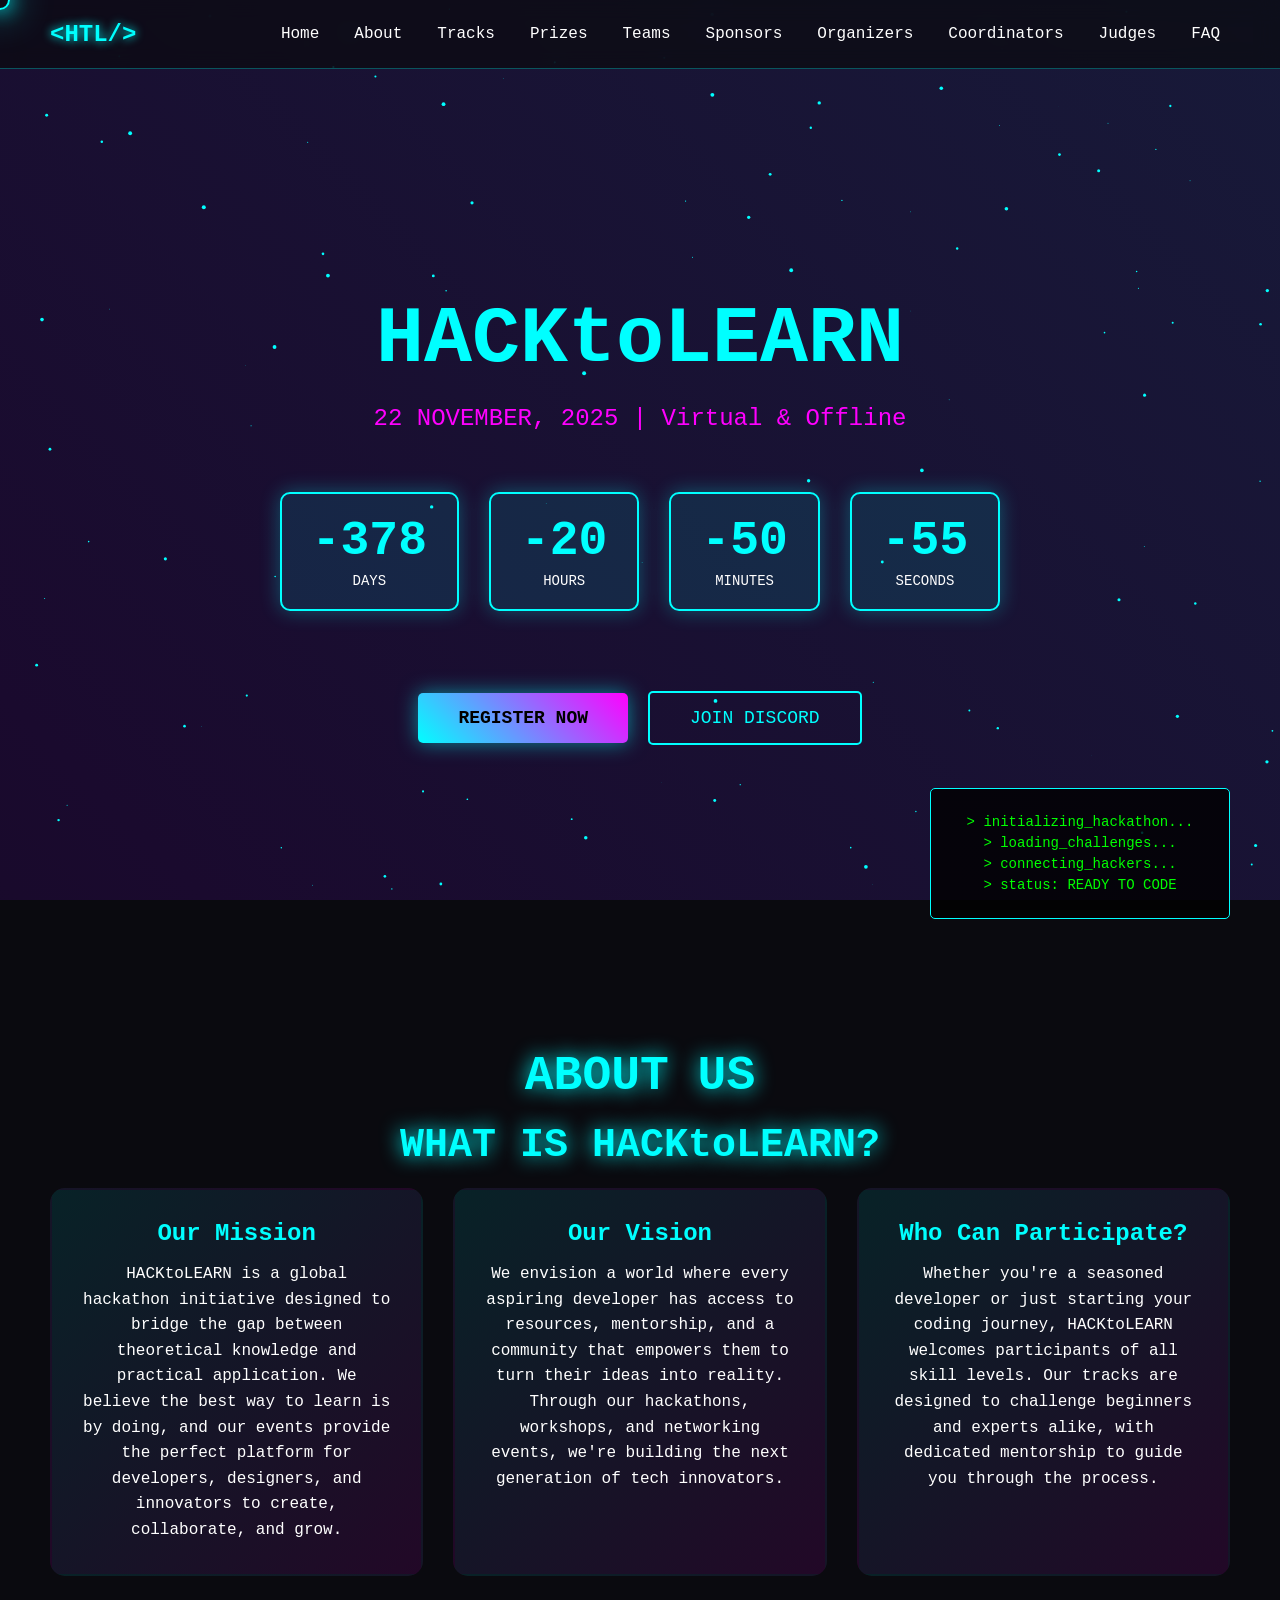
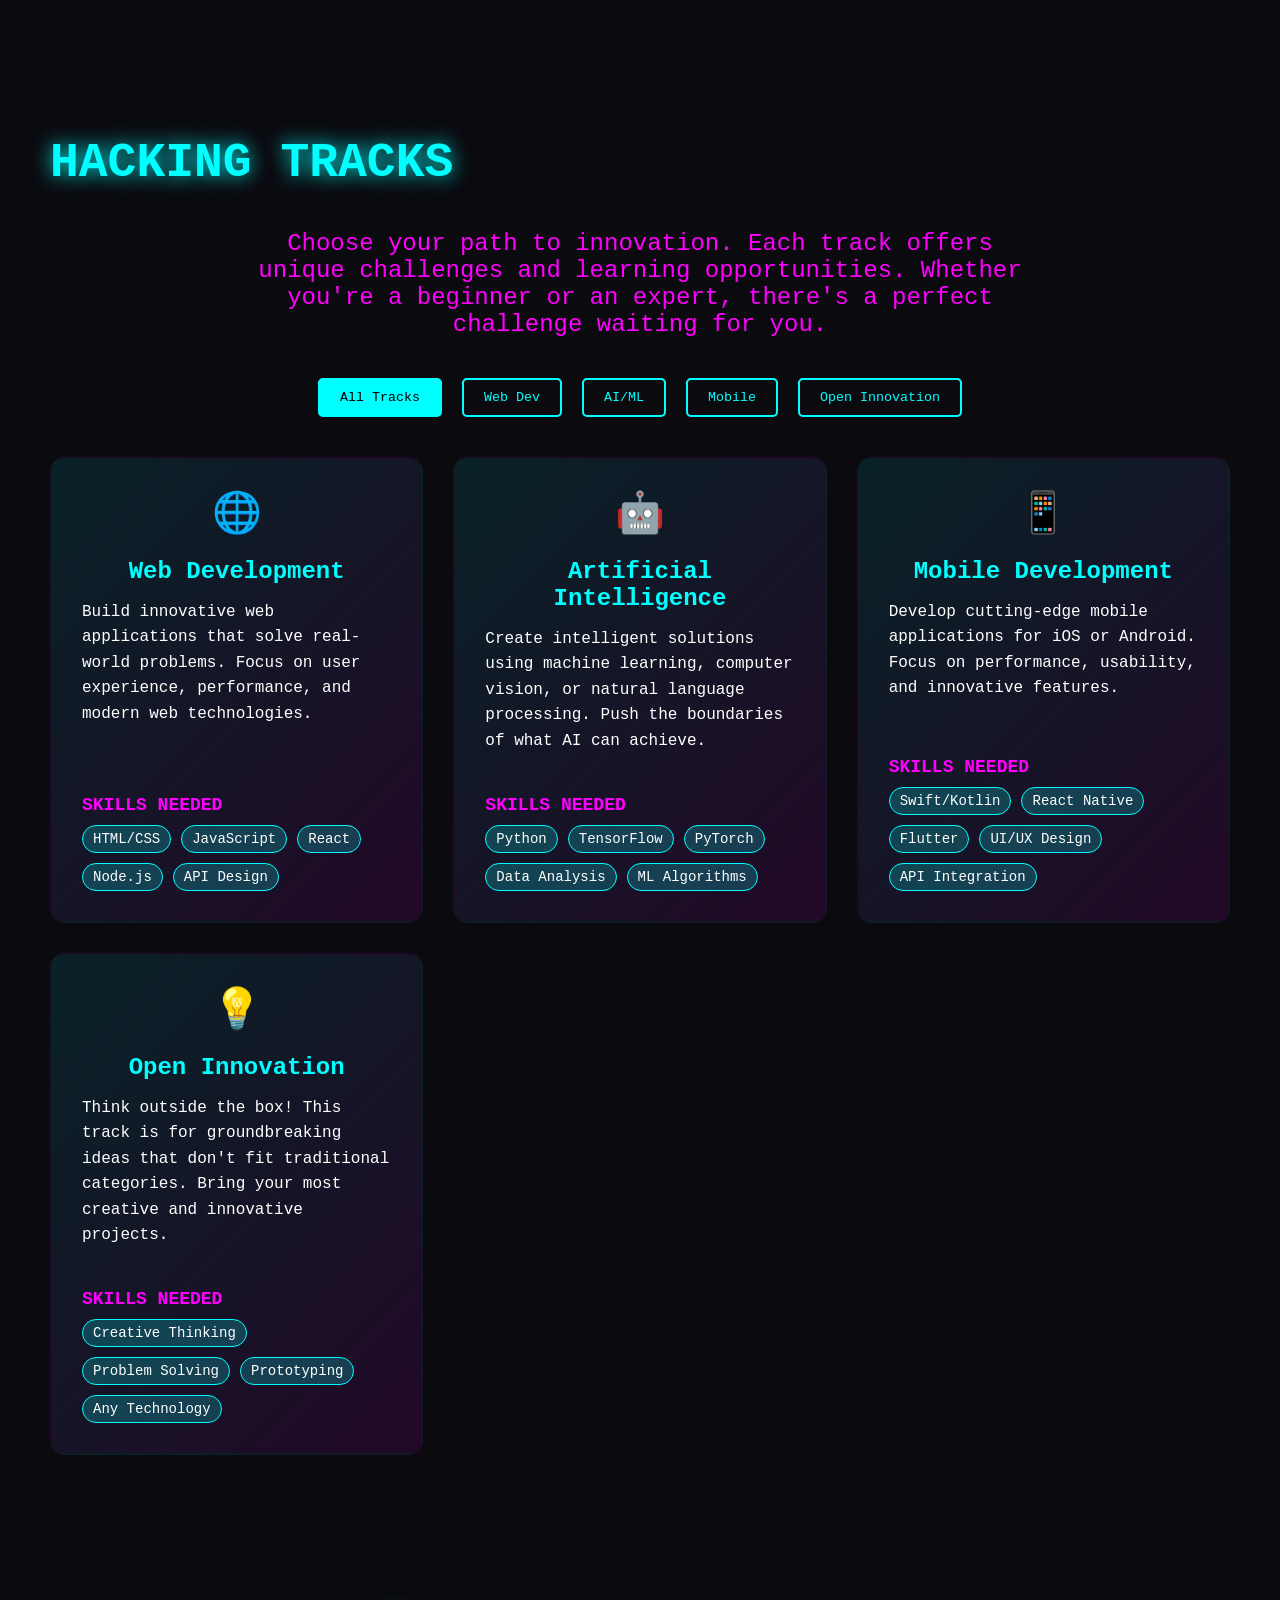
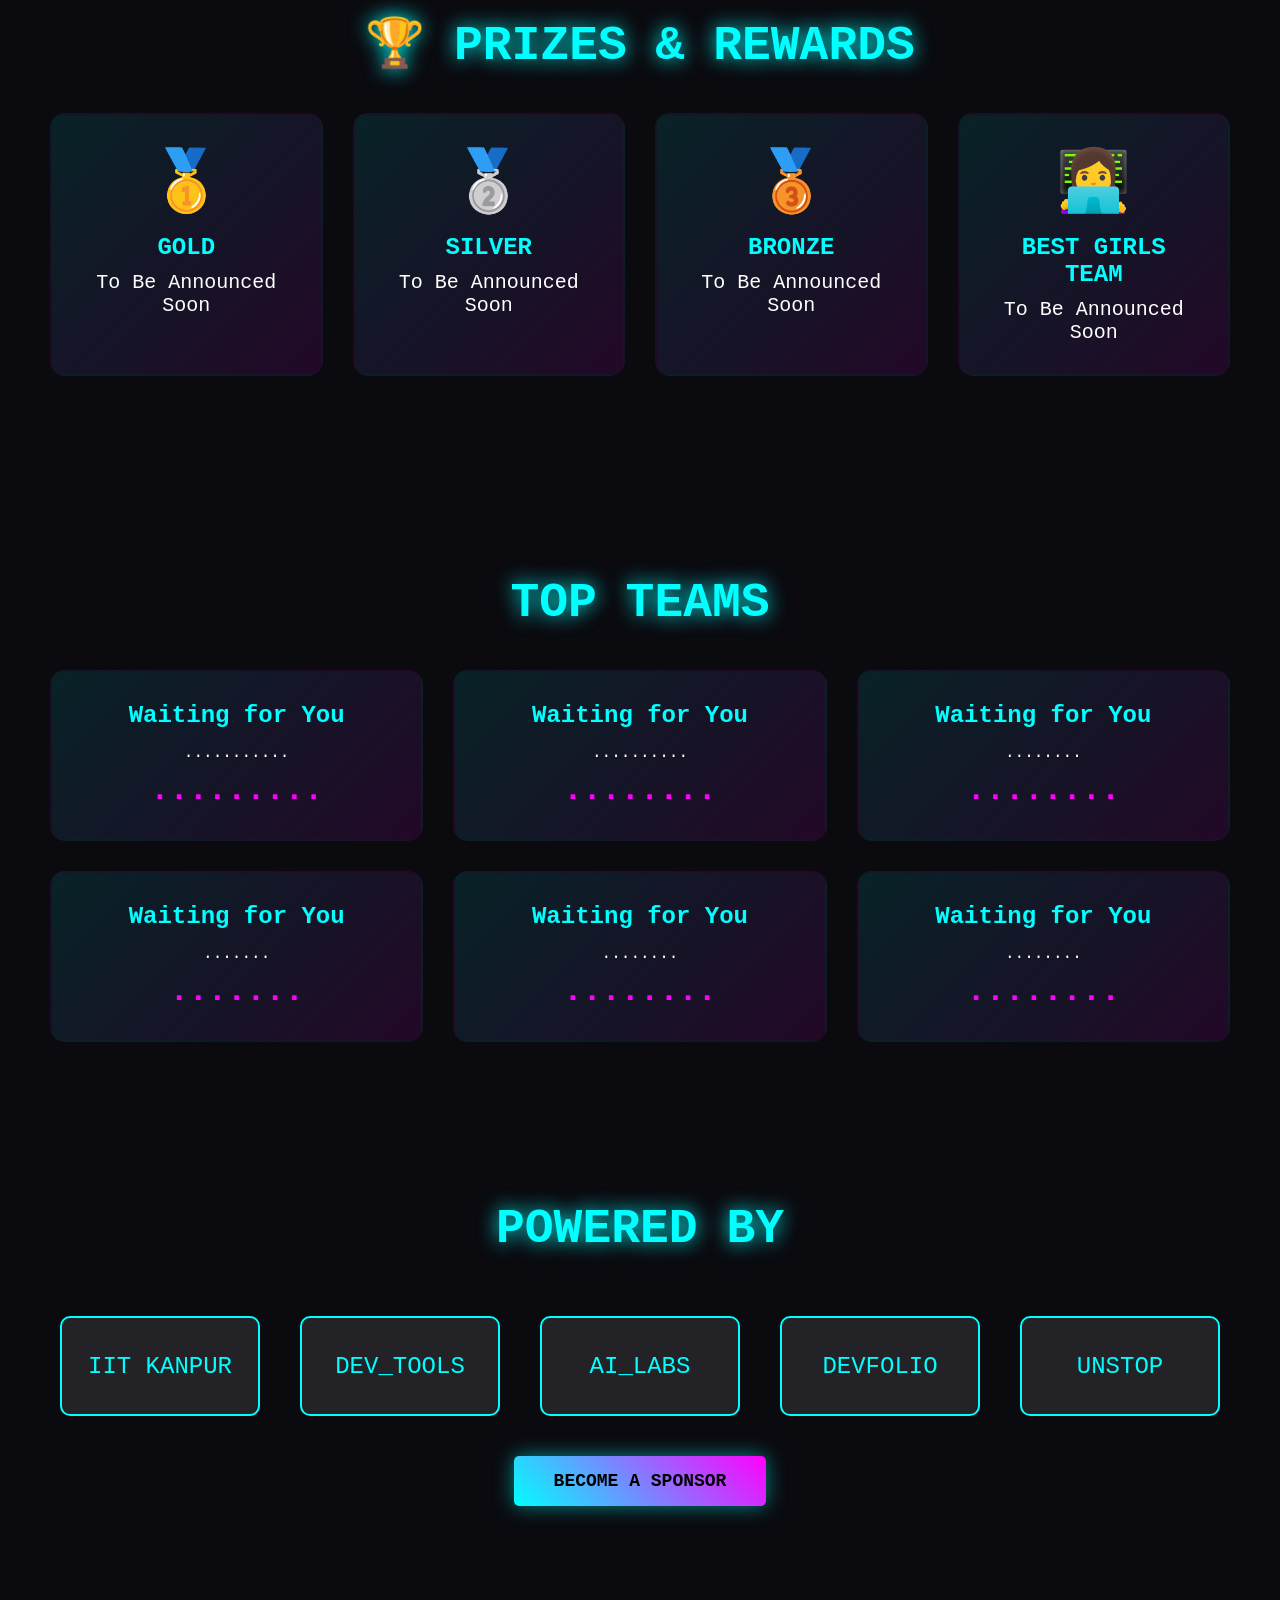
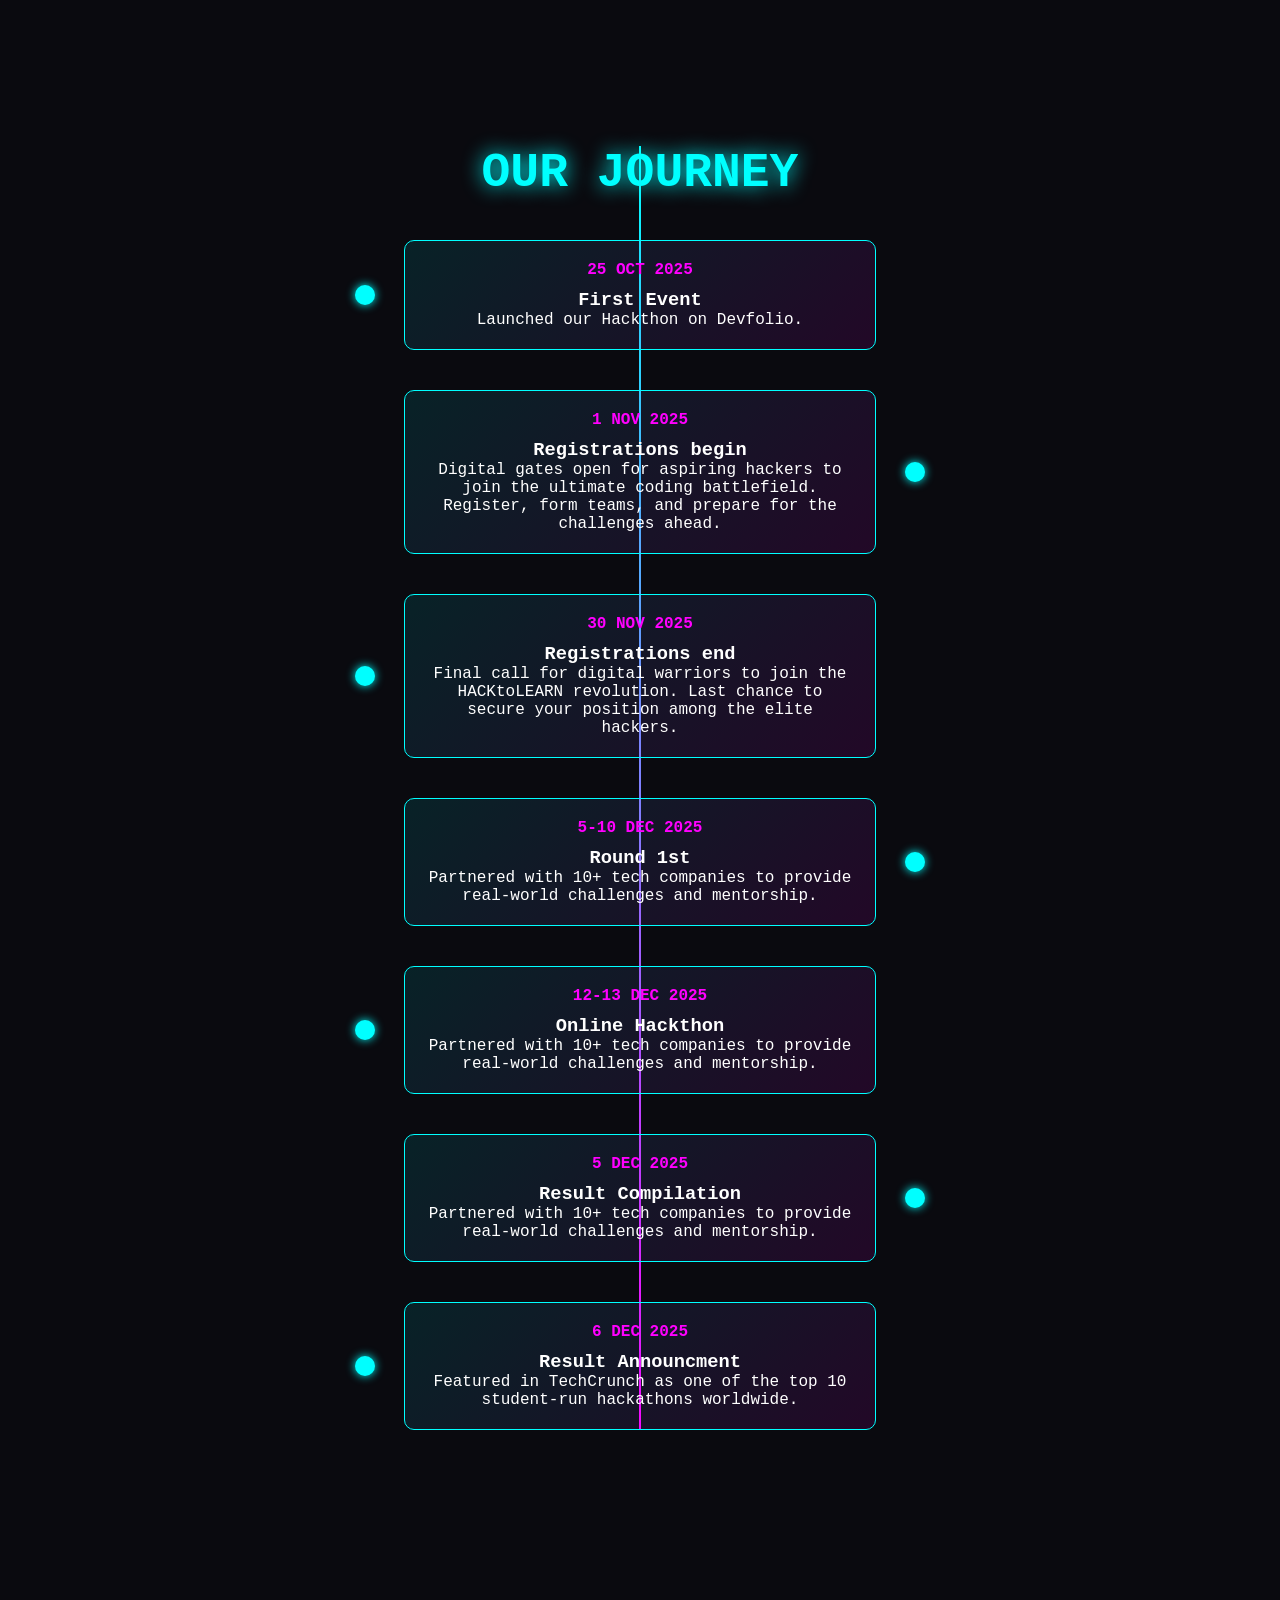
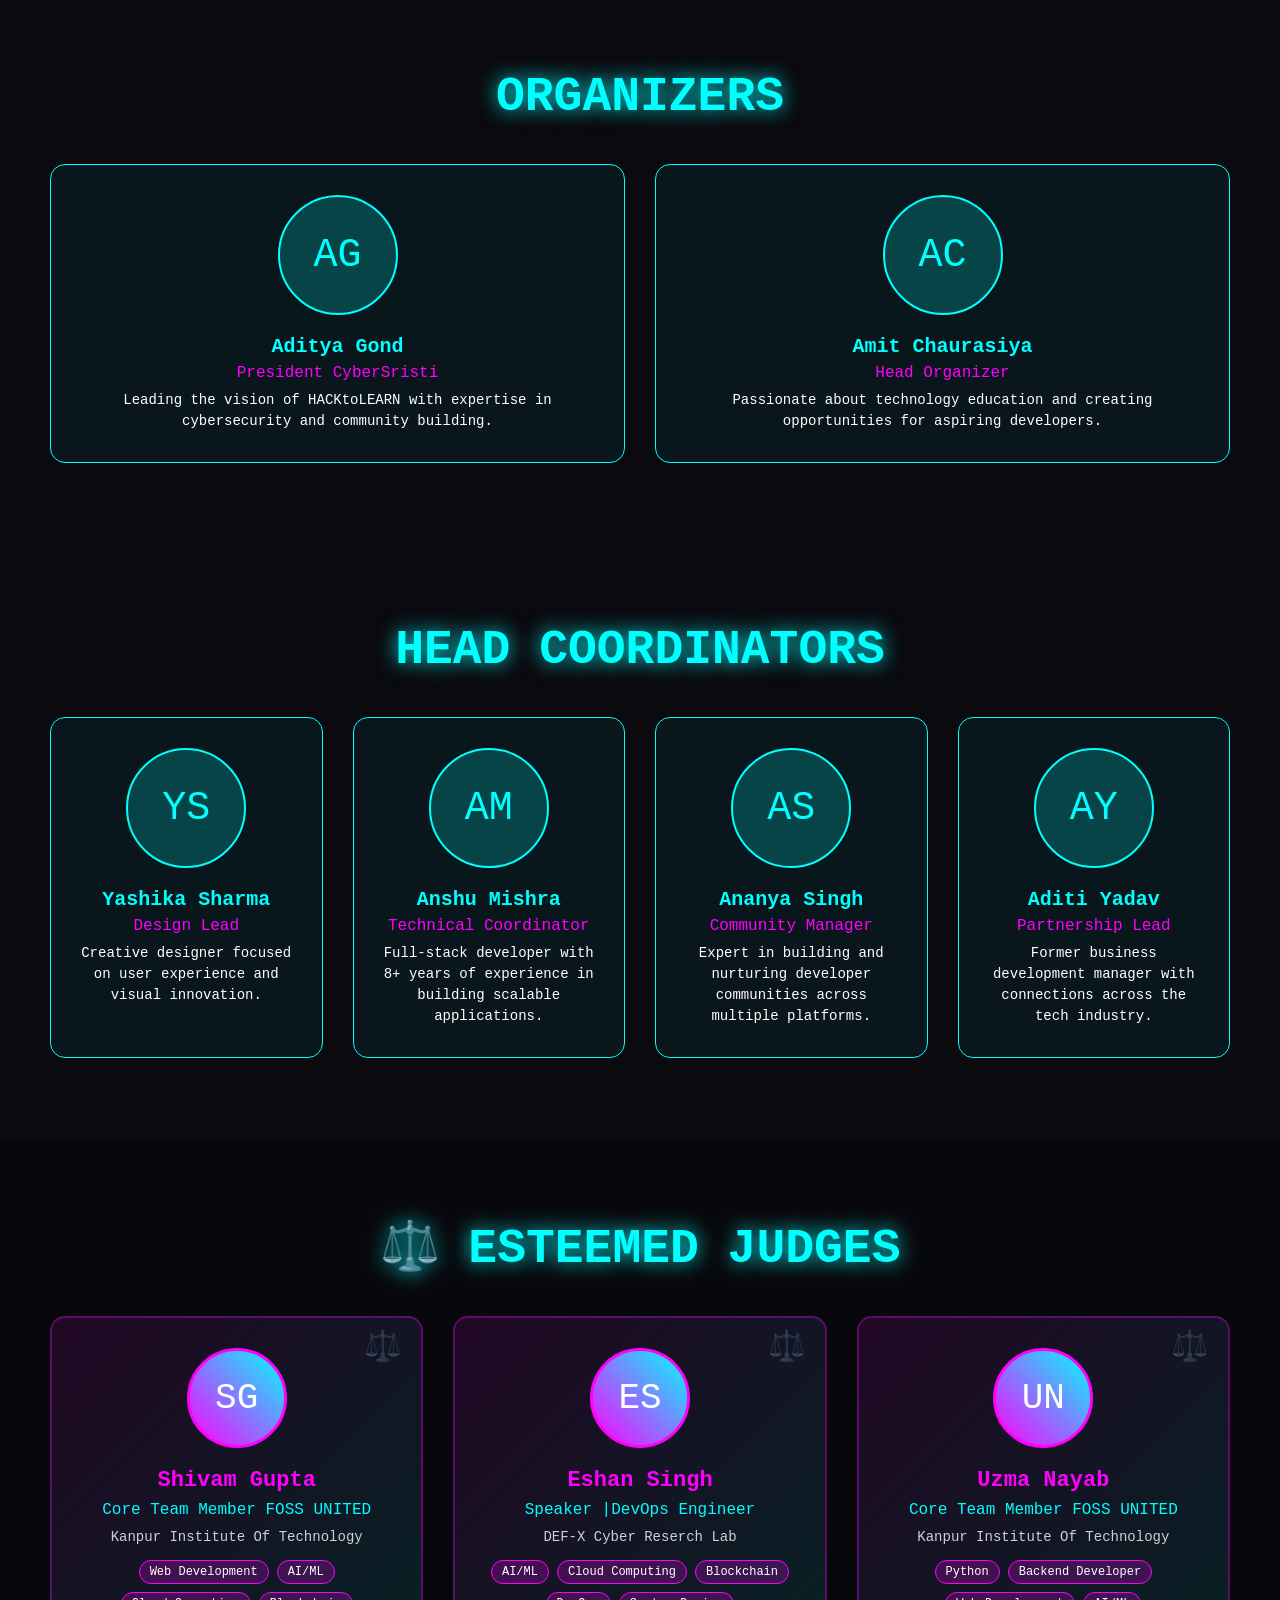
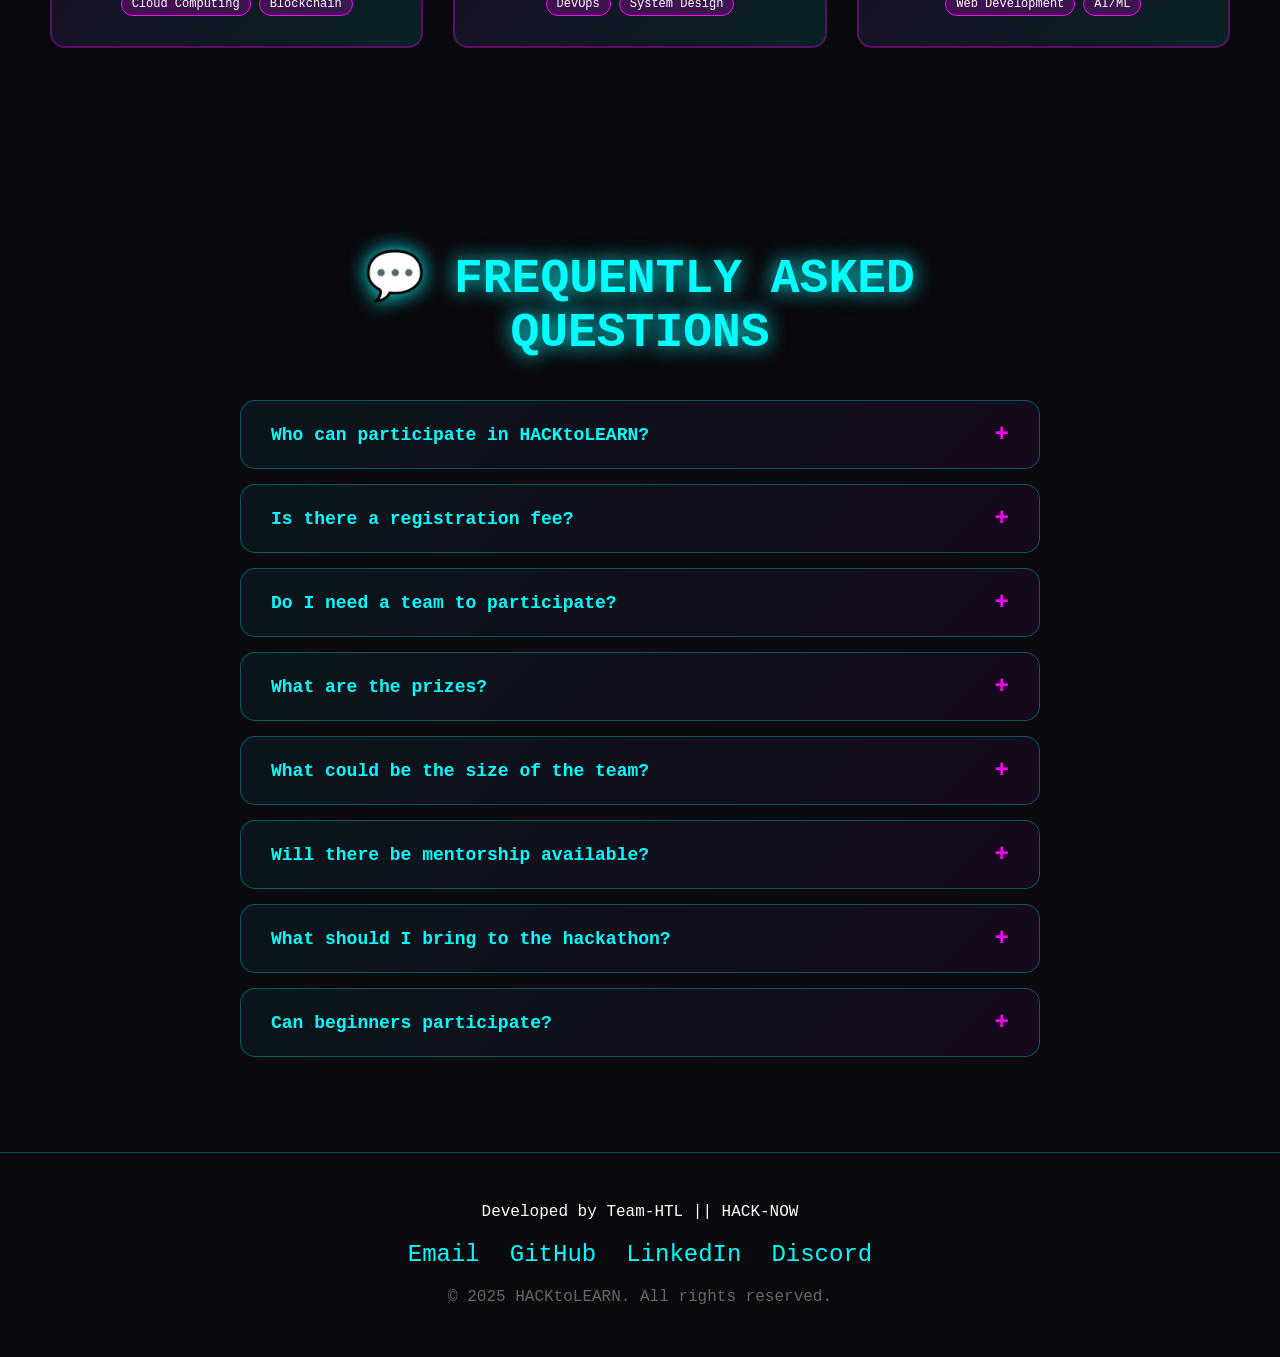
<file: Final.html>
<!DOCTYPE html>
<html lang="en">
<head>
  <meta charset="UTF-8" />
  <meta name="viewport" content="width=device-width, initial-scale=1.0" />
  <title>HACKtoLEARN 2025 - Complete Platform</title>
  <link rel="stylesheet" href="style.css">
</head>
<body>
  <!-- Custom Cursor -->
  <div class="cursor" aria-label="cursor"></div>

  <!-- Background -->
  <div class="bg-animation"></div>
  <canvas class="particles" id="particles" aria-label="particles"></canvas>

  <!-- Header -->
  <header>
    <div class="logo">&lt;HTL/&gt;</div>
    <nav>
      <a href="#home">Home</a>
      <a href="#about">About</a>
      <a href="#tracks">Tracks</a>
      <a href="#prizes">Prizes</a>
      <a href="#teams">Teams</a>
      <a href="#sponsors">Sponsors</a>
      <a href="#organizer">Organizers</a>
      <a href="#coordinator">Coordinators</a>
      <a href="#judges">Judges</a>
      <a href="#faq">FAQ</a>
    </nav>
  </header>

  <!-- Home / Hero -->
  <section class="hero" id="home">
    <h1 class="glitch">HACKtoLEARN</h1>
    <p class="hero-subtitle">22 NOVEMBER, 2025 | Virtual & Offline</p>

    <div class="countdown" id="countdown">
      <div class="countdown-item">
        <div class="countdown-value" id="days">39</div>
        <div class="countdown-label">DAYS</div>
      </div>
      <div class="countdown-item">
        <div class="countdown-value" id="hours">00</div>
        <div class="countdown-label">HOURS</div>
      </div>
      <div class="countdown-item">
        <div class="countdown-value" id="minutes">00</div>
        <div class="countdown-label">MINUTES</div>
      </div>
      <div class="countdown-item">
        <div class="countdown-value" id="seconds">00</div>
        <div class="countdown-label">SECONDS</div>
      </div>
    </div>

    <div class="cta-buttons">
        <a href=" " target="_blank">
      <button class="btn btn-primary">REGISTER NOW</button>
      </a>
      <button class="btn btn-secondary">JOIN DISCORD</button>
    </div>

    <div class="terminal" aria-label="terminal">
      <div class="terminal-line">&gt; initializing_hackathon...</div>
      <div class="terminal-line">&gt; loading_challenges...</div>
      <div class="terminal-line">&gt; connecting_hackers...</div>
      <div class="terminal-line">&gt; status: READY TO CODE</div>
    </div>
  </section>

  <!-- About Section -->
  <section class="about-section" id="about">
    <h2 class="section-title glitch" style="margin-bottom: 20px;">ABOUT US</h2>

    <section class="about-content" aria-label="about-us">
      <h2 class="section-title" style="font-size: 40px; margin-bottom: 20px;">WHAT IS HACKtoLEARN?</h2>

      <div class="about-grid" style="margin-top: 10px;">
        <div class="about-card">
          <h3 class="card-title">Our Mission</h3>
          <p class="card-content">HACKtoLEARN is a global hackathon initiative designed to bridge the gap between theoretical knowledge and practical application. We believe the best way to learn is by doing, and our events provide the perfect platform for developers, designers, and innovators to create, collaborate, and grow.</p>
        </div>
        <div class="about-card">
          <h3 class="card-title">Our Vision</h3>
          <p class="card-content">We envision a world where every aspiring developer has access to resources, mentorship, and a community that empowers them to turn their ideas into reality. Through our hackathons, workshops, and networking events, we're building the next generation of tech innovators.</p>
        </div>
        <div class="about-card">
          <h3 class="card-title">Who Can Participate?</h3>
          <p class="card-content">Whether you're a seasoned developer or just starting your coding journey, HACKtoLEARN welcomes participants of all skill levels. Our tracks are designed to challenge beginners and experts alike, with dedicated mentorship to guide you through the process.</p>
        </div>
      </div>
    </section>
  </section>

  <!-- Tracks Section -->
  <section class="tracks-section" id="tracks">
    <h2 class="section-title glitch">HACKING TRACKS</h2>
    <p class="hero-subtitle" style="text-align: center; max-width: 800px; margin: 0 auto 40px;">Choose your path to innovation. Each track offers unique challenges and learning opportunities. Whether you're a beginner or an expert, there's a perfect challenge waiting for you.</p>
    
    <div class="track-filters">
      <button class="filter-btn active" data-filter="all">All Tracks</button>
      <button class="filter-btn" data-filter="web">Web Dev</button>
      <button class="filter-btn" data-filter="ai">AI/ML</button>
      <button class="filter-btn" data-filter="mobile">Mobile</button>
      <button class="filter-btn" data-filter="OI">Open Innovation</button>
    </div>

    <div class="tracks-grid">
      <!-- Web Development Track -->
      <div class="track-card" data-category="web">
        <div class="track-icon">🌐</div>
        <h3 class="track-title">Web Development</h3>
        <p class="track-description">Build innovative web applications that solve real-world problems. Focus on user experience, performance, and modern web technologies.</p>
        
        <div class="track-skills">
          <h4 class="skills-title">SKILLS NEEDED</h4>
          <div class="skills-list">
            <span class="skill-tag">HTML/CSS</span>
            <span class="skill-tag">JavaScript</span>
            <span class="skill-tag">React</span>
            <span class="skill-tag">Node.js</span>
            <span class="skill-tag">API Design</span>
          </div>
        </div>
      </div>

      <!-- AI/ML Track -->
      <div class="track-card" data-category="ai">
        <div class="track-icon">🤖</div>
        <h3 class="track-title">Artificial Intelligence</h3>
        <p class="track-description">Create intelligent solutions using machine learning, computer vision, or natural language processing. Push the boundaries of what AI can achieve.</p>
        
        <div class="track-skills">
          <h4 class="skills-title">SKILLS NEEDED</h4>
          <div class="skills-list">
            <span class="skill-tag">Python</span>
            <span class="skill-tag">TensorFlow</span>
            <span class="skill-tag">PyTorch</span>
            <span class="skill-tag">Data Analysis</span>
            <span class="skill-tag">ML Algorithms</span>
          </div>
        </div>
      </div>

      <!-- Mobile Development Track -->
      <div class="track-card" data-category="mobile">
        <div class="track-icon">📱</div>
        <h3 class="track-title">Mobile Development</h3>
        <p class="track-description">Develop cutting-edge mobile applications for iOS or Android. Focus on performance, usability, and innovative features.</p>
        
        <div class="track-skills">
          <h4 class="skills-title">SKILLS NEEDED</h4>
          <div class="skills-list">
            <span class="skill-tag">Swift/Kotlin</span>
            <span class="skill-tag">React Native</span>
            <span class="skill-tag">Flutter</span>
            <span class="skill-tag">UI/UX Design</span>
            <span class="skill-tag">API Integration</span>
          </div>
        </div>
      </div>

      <!-- Open Innovation Track -->
      <div class="track-card" data-category="OI">
        <div class="track-icon">💡</div>
        <h3 class="track-title">Open Innovation</h3>
        <p class="track-description">Think outside the box! This track is for groundbreaking ideas that don't fit traditional categories. Bring your most creative and innovative projects.</p>
        
        <div class="track-skills">
          <h4 class="skills-title">SKILLS NEEDED</h4>
          <div class="skills-list">
            <span class="skill-tag">Creative Thinking</span>
            <span class="skill-tag">Problem Solving</span>
            <span class="skill-tag">Prototyping</span>
            <span class="skill-tag">Any Technology</span>
          </div>
        </div>
      </div>
    </div>
  </section>

  <!-- Prizes Section -->
  <section class="prizes-section" id="prizes">
    <h2 class="section-title glitch">🏆 PRIZES & REWARDS</h2>
    <div class="prizes-grid">
      <div class="prize-card">
        <div class="prize-position gold">🥇</div>
        <h3 class="prize-title">GOLD</h3>
        <p class="prize-amount">To Be Announced Soon</p>
      </div>
      <div class="prize-card">
        <div class="prize-position silver">🥈</div>
        <h3 class="prize-title">SILVER</h3>
        <p class="prize-amount">To Be Announced Soon</p>
      </div>
      <div class="prize-card">
        <div class="prize-position bronze">🥉</div>
        <h3 class="prize-title">BRONZE</h3>
        <p class="prize-amount">To Be Announced Soon</p>
      </div>
      <div class="prize-card">
        <div class="prize-position special">👩‍💻</div>
        <h3 class="prize-title">BEST GIRLS TEAM</h3>
        <p class="prize-amount">To Be Announced Soon</p>
      </div>
    </div>
  </section>

  <!-- Teams (Home) -->
  <section class="teams" id="teams">
    <h2 class="section-title">TOP TEAMS</h2>
    <div class="team-grid">
      <div class="team-card">
        <h3 class="team-name">Waiting for You</h3>
        <p class="team-project">...........</p>
        <div class="team-score">.........</div>
      </div>
      <div class="team-card">
        <h3 class="team-name">Waiting for You</h3>
        <p class="team-project">..........</p>
        <div class="team-score">........</div>
      </div>
      <div class="team-card">
        <h3 class="team-name">Waiting for You</h3>
        <p class="team-project">........</p>
        <div class="team-score">........</div>
      </div>
      <div class="team-card">
        <h3 class="team-name">Waiting for You</h3>
        <p class="team-project">.......</p>
        <div class="team-score">.......</div>
      </div>
      <div class="team-card">
        <h3 class="team-name">Waiting for You</h3>
        <p class="team-project">........</p>
        <div class="team-score">........</div>
      </div>
      <div class="team-card">
        <h3 class="team-name">Waiting for You</h3>
        <p class="team-project">........</p>
        <div class="team-score">........</div>
      </div>
    </div>
  </section>

  <!-- Sponsors (Home) -->
  <section class="sponsors" id="sponsors">
    <h2 class="section-title">POWERED BY</h2>
    <div class="carousel" aria-label="sponsors carousel">
      <div class="carousel-track">
        <div class="sponsor-logo">DISCORD</div>
        <div class="sponsor-logo">IIT KANPUR</div>
        <div class="sponsor-logo">DEV_TOOLS</div>
        <div class="sponsor-logo">AI_LABS</div>
        <div class="sponsor-logo">DEVFOLIO</div>
        <div class="sponsor-logo">UNSTOP</div>
        <div class="sponsor-logo">GOOGLE</div>
      </div>
    </div>

    <div class="cta-buttons" style="justify-content:center; margin-top: 20px;">
      <button class="btn btn-primary" aria-label="Become a sponsor">BECOME A SPONSOR</button>
    </div>
  </section>

  <!-- Timeline -->
  <section class="about-section">
    <div class="timeline">
      <h2 class="section-title" style="margin-top: 40px;">OUR JOURNEY</h2>
      <div class="timeline-item">
        <div class="timeline-content">
          <div class="timeline-date">25 OCT 2025</div>
          <h3>First Event</h3>
          <p>Launched our Hackthon on Devfolio.</p>
        </div>
      </div>
      <div class="timeline-item">
        <div class="timeline-content">
          <div class="timeline-date">1 NOV 2025</div>
          <h3>Registrations begin</h3>
          <p>Digital gates open for aspiring hackers to join the ultimate coding battlefield. Register, form teams, and prepare for the challenges ahead.

</p>
        </div>
      </div>
      <div class="timeline-item">
        <div class="timeline-content">
          <div class="timeline-date">30 NOV 2025</div>
          <h3>Registrations end</h3>
          <p>Final call for digital warriors to join the HACKtoLEARN revolution. Last chance to secure your position among the elite hackers.</p>
        </div>
      </div>
      <div class="timeline-item">
        <div class="timeline-content">
          <div class="timeline-date">5-10 DEC 2025</div>
          <h3>Round 1st</h3>
          <p>Partnered with 10+ tech companies to provide real-world challenges and mentorship.</p>
        </div>
      </div>

      <div class="timeline-item">
        <div class="timeline-content">
          <div class="timeline-date">12-13 DEC 2025</div>
          <h3>Online Hackthon</h3>
          <p>Partnered with 10+ tech companies to provide real-world challenges and mentorship.</p>
        </div>
      </div>
      <div class="timeline-item">
        <div class="timeline-content">
          <div class="timeline-date">5 DEC 2025</div>
          <h3>Result Compilation</h3>
          <p>Partnered with 10+ tech companies to provide real-world challenges and mentorship.</p>
        </div>
      </div>
      <div class="timeline-item">
        <div class="timeline-content">
          <div class="timeline-date">6 DEC 2025</div>
          <h3>Result Announcment </h3>
          <p>Featured in TechCrunch as one of the top 10 student-run hackathons worldwide.</p>
        </div>
      </div>
    </div>
  </section>

  <!-- Organizers Section -->
  <section class="team-section" id="organizer">
    <h2 class="section-title">ORGANIZERS</h2>
    <div class="team-grid">
      <div class="team-member">
        <div class="member-photo">AG</div>
        <h3 class="member-name">Aditya Gond</h3>
        <p class="member-role">President CyberSristi</p>
        <p class="member-bio">Leading the vision of HACKtoLEARN with expertise in cybersecurity and community building.</p>
      </div>
      <div class="team-member">
        <div class="member-photo">AC</div>
        <h3 class="member-name">Amit Chaurasiya</h3>
        <p class="member-role">Head Organizer</p>
        <p class="member-bio">Passionate about technology education and creating opportunities for aspiring developers.</p>
      </div>
      <!-- <div class="team-member">
        <div class="member-photo">AM</div>
        <h3 class="member-name">Anshu Mishra</h3>
        <p class="member-role">Lead Organizer</p>
        <p class="member-bio">Expert in event management and creating engaging hackathon experiences.</p>
      </div>
      <div class="team-member">
        <div class="member-photo">AS</div>
        <h3 class="member-name">Anant Singh</h3>
        <p class="member-role">Event Manager</p>
        <p class="member-bio">Ensuring smooth operations and memorable experiences for all participants.</p>
      </div>
      <div class="team-member">
        <div class="member-photo">MS</div>
        <h3 class="member-name">Mansi Singh</h3>
        <p class="member-role">Tech Head</p>
        <p class="member-bio">Leading technical infrastructure and challenge design for the hackathon.</p>
      </div> -->
    </div>
  </section>

  <!-- Coordinators Section -->
  <section class="team-section" id="coordinator">
    <h2 class="section-title">HEAD COORDINATORS</h2>
    <div class="team-grid">
      <div class="team-member">
        <div class="member-photo">YS</div>
        <h3 class="member-name">Yashika Sharma</h3>
        <p class="member-role">Design Lead</p>
        <p class="member-bio">Creative designer focused on user experience and visual innovation.</p>
      </div>

      <div class="team-member">
        <div class="member-photo">AM</div>
        <h3 class="member-name">Anshu Mishra</h3>
        <p class="member-role">Technical Coordinator</p>
        <p class="member-bio">Full-stack developer with 8+ years of experience in building scalable applications.</p>
      </div>
      
      <div class="team-member">
        <div class="member-photo">AS</div>
        <h3 class="member-name">Ananya Singh</h3>
        <p class="member-role">Community Manager</p>
        <p class="member-bio">Expert in building and nurturing developer communities across multiple platforms.</p>
      </div>
      <div class="team-member">
        <div class="member-photo">AY</div>
        <h3 class="member-name">Aditi Yadav</h3>
        <p class="member-role">Partnership Lead</p>
        <p class="member-bio">Former business development manager with connections across the tech industry.</p>
      </div>
    </div>
  </section>

  <!-- Judges Section -->
  <section class="judges-section" id="judges">
    <h2 class="section-title glitch">⚖️ ESTEEMED JUDGES</h2>
    <div class="judges-grid">
      <div class="judge-card">
        <div class="judge-photo">SG</div>
        <h3 class="judge-name">Shivam Gupta</h3>
        <p class="judge-designation">Core Team Member FOSS UNITED</p>
        <p class="judge-company">Kanpur Institute Of Technology</p>
        <div class="judge-expertise">
          <span class="expertise-tag">Web Development</span>
          <span class="expertise-tag">AI/ML</span>
          <span class="expertise-tag">Cloud Computing</span>
          <span class="expertise-tag">Blockchain</span>
        </div>
      </div>
      <div class="judge-card">
        <div class="judge-photo">ES</div>
        <h3 class="judge-name">Eshan Singh</h3>
        <p class="judge-designation">Speaker |DevOps Engineer</p>
        <p class="judge-company">DEF-X Cyber Reserch Lab</p>
        <div class="judge-expertise">
             <span class="expertise-tag">AI/ML</span>
          <span class="expertise-tag">Cloud Computing</span>
          <span class="expertise-tag">Blockchain</span>
          <span class="expertise-tag">DevOps</span>
          <span class="expertise-tag">System Design</span>
        </div>
      </div>
      <div class="judge-card">
        <div class="judge-photo">UN</div>
        <h3 class="judge-name">Uzma Nayab </h3>
        <p class="judge-designation">Core Team Member FOSS UNITED</p>
        <p class="judge-company">Kanpur Institute Of Technology</p>
        <div class="judge-expertise">
          <span class="expertise-tag">Python</span>
          <span class="expertise-tag">Backend Developer</span>
           <span class="expertise-tag">Web Development</span>
          <span class="expertise-tag">AI/ML</span>
        </div>
      </div>
      
    </div>
  </section>

  <!-- FAQ Section -->
  <section class="faq-section" id="faq">
    <h2 class="section-title glitch">💬 FREQUENTLY ASKED QUESTIONS</h2>
    <div class="faq-item">
      <div class="faq-question">Who can participate in HACKtoLEARN?</div>
      <div class="faq-answer">Anyone passionate about learning and innovation can join HACKtoLEARN! We welcome students, professionals, and hobbyists from all backgrounds and skill levels.</div>
    </div>
    <div class="faq-item">
      <div class="faq-question">Is there a registration fee?</div>
      <div class="faq-answer">No! HACKtoLEARN is absolutely free to participate. We believe in making hackathons accessible to everyone who wants to learn and create.</div>
    </div>
    <div class="faq-item">
      <div class="faq-question">Do I need a team to participate?</div>
      <div class="faq-answer">You can join solo or form a team of up to 4 members. If you're looking for teammates, join our Discord server where you can connect with other participants.</div>
    </div>
    <div class="faq-item">
      <div class="faq-question">What are the prizes?</div>
      <div class="faq-answer">Exciting cash rewards, exclusive goodies, internship opportunities, and certificates await the winners! We also have special prizes for different categories including Best Girls Team.</div>
    </div>
    <div class="faq-item">
      <div class="faq-question">What could be the size of the team?</div>
      <div class="faq-answer">We're looking for groups of 1–4 heroes. Solo adventurers are welcome — or gather your buddies and hack together! Teams can be formed before or during the event.</div>
    </div>
    <div class="faq-item">
      <div class="faq-question">Will there be mentorship available?</div>
      <div class="faq-answer">Yes! We have industry experts and experienced developers who will be available throughout the hackathon to guide you, answer questions, and help you overcome technical challenges.</div>
    </div>
    <div class="faq-item">
      <div class="faq-question">What should I bring to the hackathon?</div>
      <div class="faq-answer">For virtual participants: A laptop, stable internet connection, and lots of enthusiasm! For offline participants: Additionally bring chargers, personal items, and an open mind ready to learn.</div>
    </div>
    <div class="faq-item">
      <div class="faq-question">Can beginners participate?</div>
      <div class="faq-answer">Absolutely! HACKtoLEARN is designed for all skill levels. We have beginner-friendly tracks, workshops, and mentors specifically to help newcomers get started with their first hackathon project.</div>
    </div>
  </section>

  <!-- Footer -->
  <footer>
    <p>Developed by Team-HTL || HACK-NOW</p>
    <div class="social-links" aria-label="social links">
      <a href="mailto:hacktolearn001@gmail.com">Email</a>
      <a href="#">GitHub</a>
      <a href="#">LinkedIn</a>
      <a href="#">Discord</a>
    </div>
    <p style="margin-top: 20px; color: #666;">&copy; 2025 HACKtoLEARN. All rights reserved.</p>
  </footer>

  <script>
    // Custom Cursor
    (function(){
      const cursor = document.querySelector('.cursor');
      let mouseX = 0, mouseY = 0;

      document.addEventListener('mousemove', (e) => {
        mouseX = e.clientX;
        mouseY = e.clientY;

        // trail
        const trail = document.createElement('div');
        trail.className = 'cursor-trail';
        trail.style.left = e.clientX + 'px';
        trail.style.top = e.clientY + 'px';
        document.body.appendChild(trail);
        setTimeout(() => trail.remove(), 600);
      });

      function updateCursor() {
        cursor.style.left = mouseX - 10 + 'px';
        cursor.style.top = mouseY - 10 + 'px';
        requestAnimationFrame(updateCursor);
      }
      updateCursor();

      // Button hover effects (cursor scale)
      document.querySelectorAll('.btn, .faq-item, .judge-card').forEach(elem => {
        elem.addEventListener('mouseenter', () => {
          cursor.style.transform = 'scale(2)';
        });
        elem.addEventListener('mouseleave', () => {
          cursor.style.transform = 'scale(1)';
        });
      });
      cursor.style.transform = 'scale(1)';
    })();

    // Particle Background
    (function(){
      const canvas = document.getElementById('particles');
      const ctx = canvas.getContext('2d');
      function resize() {
        canvas.width = window.innerWidth;
        canvas.height = window.innerHeight;
      }
      window.addEventListener('resize', resize);
      resize();

      const particles = [];
      const particleCount = 120;

      for (let i = 0; i < particleCount; i++) {
        particles.push({
          x: Math.random() * canvas.width,
          y: Math.random() * canvas.height,
          vx: (Math.random() - 0.5) * 0.6,
          vy: (Math.random() - 0.5) * 0.6,
          radius: Math.random() * 2
        });
      }

      function drawParticles() {
        ctx.clearRect(0, 0, canvas.width, canvas.height);
        ctx.fillStyle = '#00ffff';
        particles.forEach(p => {
          p.x += p.vx;
          p.y += p.vy;

          if (p.x < 0 || p.x > canvas.width) p.vx *= -1;
          if (p.y < 0 || p.y > canvas.height) p.vy *= -1;

          ctx.beginPath();
          ctx.arc(p.x, p.y, p.radius, 0, Math.PI * 2);
          ctx.fill();
        });
        requestAnimationFrame(drawParticles);
      }
      drawParticles();
    })();

    // Countdown (to 22 November 2025)
    (function(){
      const targetDate = new Date('2025-11-22T00:00:00').getTime();

      function updateCountdown() {
        const now = Date.now();
        const distance = targetDate - now;

        const days = Math.floor(distance / (1000 * 60 * 60 * 24));
        const hours = Math.floor((distance % (1000 * 60 * 60 * 24)) / (1000 * 60 * 60));
        const minutes = Math.floor((distance % (1000 * 60 * 60)) / (1000 * 60));
        const seconds = Math.floor((distance % (1000 * 60)) / 1000);

        const ds = String(days).padStart(2, '0');
        const hs = String(hours).padStart(2, '0');
        const ms = String(minutes).padStart(2, '0');
        const ss = String(seconds).padStart(2, '0');

        document.getElementById('days').textContent = ds;
        document.getElementById('hours').textContent = hs;
        document.getElementById('minutes').textContent = ms;
        document.getElementById('seconds').textContent = ss;
      }

      setInterval(updateCountdown, 1000);
      updateCountdown();
    })();

    // Track Filtering
    (function(){
      const filterButtons = document.querySelectorAll('.filter-btn');
      const trackCards = document.querySelectorAll('.track-card');

      filterButtons.forEach(button => {
        button.addEventListener('click', () => {
          filterButtons.forEach(btn => btn.classList.remove('active'));
          button.classList.add('active');
          
          const filter = button.getAttribute('data-filter');
          
          trackCards.forEach(card => {
            if (filter === 'all' || card.getAttribute('data-category') === filter) {
              card.style.display = 'flex';
            } else {
              card.style.display = 'none';
            }
          });
        });
      });
    })();

    // FAQ Toggle
    (function(){
      document.querySelectorAll('.faq-item').forEach(item => {
        item.addEventListener('click', () => {
          item.classList.toggle('active');
        });
      });
    })();

    // Smooth scrolling for navigation links
    (function(){
      document.querySelectorAll('nav a').forEach(anchor => {
        anchor.addEventListener('click', function (e) {
          e.preventDefault();
          const targetId = this.getAttribute('href');
          const targetSection = document.querySelector(targetId);
          if(targetSection) {
            targetSection.scrollIntoView({
              behavior: 'smooth',
              block: 'start'
            });
          }
        });
      });
    })();

    // Reveal animations on scroll
    (function(){
      const observerOptions = {
        threshold: 0.1,
        rootMargin: '0px 0px -50px 0px'
      };

      const observer = new IntersectionObserver((entries) => {
        entries.forEach(entry => {
          if(entry.isIntersecting) {
            entry.target.style.opacity = '1';
            entry.target.style.transform = 'translateY(0)';
          }
        });
      }, observerOptions);

      document.querySelectorAll('.team-member, .judge-card, .prize-card, .faq-item').forEach(el => {
        el.style.opacity = '0';
        el.style.transform = 'translateY(30px)';
        el.style.transition = 'all 0.6s ease';
        observer.observe(el);
      });
    })();
  </script>
</body>
</html>
</file>
<file: style.css>
/* Global Reset */
* {
  margin: 0;
  padding: 0;
  box-sizing: border-box;
}

/* Core Theme */
body {
  font-family: "Courier New", monospace;
  background: #0a0a0f;
  color: #fff;
  overflow-x: hidden;
  cursor: none;
  -webkit-font-smoothing: antialiased;
}

/* Custom Cursor */
.cursor {
  width: 20px;
  height: 20px;
  border: 2px solid #00ffff;
  border-radius: 50%;
  position: fixed;
  pointer-events: none;
  z-index: 9999;
  transition: 0.1s;
  box-shadow: 0 0 20px #00ffff, 0 0 40px #00ffff;
}

.cursor-trail {
  position: fixed;
  width: 6px;
  height: 6px;
  background: #00ffff;
  border-radius: 50%;
  pointer-events: none;
  z-index: 9998;
  opacity: 0;
  animation: trail 0.6s ease-out;
}

@keyframes trail {
  0% {
    opacity: 1;
    transform: scale(1);
  }
  100% {
    opacity: 0;
    transform: scale(0);
  }
}

/* Animated Background */
.bg-animation {
  position: fixed;
  top: 0;
  left: 0;
  width: 100%;
  height: 100%;
  z-index: -1;
  background: linear-gradient(45deg, #0a0a0f, #1a0a2e, #16213e, #0a0a0f);
  background-size: 400% 400%;
  animation: gradientShift 15s ease infinite;
}

@keyframes gradientShift {
  0% {
    background-position: 0% 50%;
  }
  50% {
    background-position: 100% 50%;
  }
  100% {
    background-position: 0% 50%;
  }
}

.particles {
  position: fixed;
  top: 0;
  left: 0;
  width: 100%;
  height: 100%;
  z-index: -1;
}

/* Header */
header {
  padding: 20px 50px;
  display: flex;
  justify-content: space-between;
  align-items: center;
  backdrop-filter: blur(10px);
  background: rgba(10, 10, 15, 0.7);
  border-bottom: 1px solid rgba(0, 255, 255, 0.3);
  position: sticky;
  top: 0;
  z-index: 10;
}

.logo {
  font-size: 24px;
  font-weight: bold;
  color: #00ffff;
  text-shadow: 0 0 10px #00ffff;
}

nav {
  display: flex;
  align-items: center;
  gap: 15px;
}

nav a {
  color: #fff;
  text-decoration: none;
  transition: 0.3s;
  padding: 5px 10px;
}

nav a:hover {
  color: #00ffff;
  text-shadow: 0 0 10px #00ffff;
}

/* Devfolio Button Wrapper */
.devfolio-btn-wrapper {
  margin-left: 20px;
}

/* Hero Section */
.hero {
  min-height: 100vh;
  display: flex;
  flex-direction: column;
  justify-content: center;
  align-items: center;
  text-align: center;
  padding: 50px 20px;
  position: relative;
}

.glitch {
  font-size: 80px;
  font-weight: bold;
  position: relative;
  color: #00ffff;
  animation: glitch 1s infinite;
}

@keyframes glitch {
  0%,
  100% {
    text-shadow: 0 0 10px #00ffff, 0 0 20px #00ffff, 0 0 30px #00ffff;
  }
  25% {
    text-shadow: -2px 0 #ff00ff, 2px 2px #00ffff;
  }
  50% {
    text-shadow: 2px -2px #00ffff, -2px 2px #ff00ff;
  }
  75% {
    text-shadow: -2px 2px #00ffff, 2px -2px #ff00ff;
  }
}

.hero-subtitle {
  font-size: 24px;
  margin: 20px 0;
  color: #ff00ff;
}

/* Countdown */
.countdown {
  display: flex;
  gap: 30px;
  margin: 40px 0;
  flex-wrap: wrap;
  justify-content: center;
}

.countdown-item {
  background: rgba(0, 255, 255, 0.1);
  padding: 20px 30px;
  border-radius: 10px;
  border: 2px solid #00ffff;
  box-shadow: 0 0 20px rgba(0, 255, 255, 0.3);
}

.countdown-value {
  font-size: 48px;
  color: #00ffff;
  font-weight: bold;
}

.countdown-label {
  font-size: 14px;
  color: #fff;
  margin-top: 5px;
}

/* CTA Buttons */
.cta-buttons {
  display: flex;
  gap: 20px;
  margin-top: 40px;
  flex-wrap: wrap;
  justify-content: center;
  align-items: center;
}

.btn {
  padding: 15px 40px;
  font-size: 18px;
  border: none;
  border-radius: 5px;
  cursor: pointer;
  transition: 0.3s;
  font-family: "Courier New", monospace;
  position: relative;
  overflow: hidden;
  text-decoration: none;
  display: inline-block;
}

.btn-primary {
  background: linear-gradient(45deg, #00ffff, #ff00ff);
  color: #000;
  font-weight: bold;
  box-shadow: 0 0 20px rgba(0, 255, 255, 0.5);
}

.btn-primary:hover {
  transform: scale(1.05);
  box-shadow: 0 0 40px rgba(0, 255, 255, 0.8);
}

.btn-secondary {
  background: transparent;
  color: #00ffff;
  border: 2px solid #00ffff;
}

.btn-secondary:hover {
  background: #00ffff;
  color: #000;
}

/* Terminal Animation */
.terminal {
  position: absolute;
  bottom: 50px;
  right: 50px;
  background: rgba(0, 0, 0, 0.8);
  padding: 20px;
  border-radius: 5px;
  border: 1px solid #00ffff;
  font-size: 14px;
  width: 300px;
}

.terminal-line {
  color: #0f0;
  margin: 5px 0;
}

/* Sections */
.section-title {
  font-size: 48px;
  margin-bottom: 40px;
  color: #00ffff;
  text-shadow: 0 0 20px #00ffff;
}

/* About Section */
.about-section {
  padding: 80px 50px;
  text-align: center;
}

.about-grid {
  display: grid;
  grid-template-columns: repeat(auto-fit, minmax(300px, 1fr));
  gap: 30px;
  margin-top: 40px;
}

.about-card {
  background: linear-gradient(
    135deg,
    rgba(0, 255, 255, 0.1),
    rgba(255, 0, 255, 0.1)
  );
  padding: 30px;
  border-radius: 15px;
  border: 2px solid transparent;
  transition: 0.3s;
  position: relative;
  overflow: hidden;
}

.about-card::before {
  content: "";
  position: absolute;
  top: -2px;
  left: -2px;
  right: -2px;
  bottom: -2px;
  background: linear-gradient(45deg, #00ffff, #ff00ff, #00ffff);
  border-radius: 15px;
  z-index: -1;
  opacity: 0;
  transition: 0.3s;
}

.about-card:hover::before {
  opacity: 1;
}

.about-card:hover {
  transform: translateY(-10px);
  box-shadow: 0 20px 40px rgba(0, 255, 255, 0.3);
}

/* Updated Member Photo Styles with Image Support */
.member-photo {
  width: 120px;
  height: 120px;
  border-radius: 50%;
  background: rgba(0, 255, 255, 0.2);
  margin: 0 auto 20px;
  border: 2px solid #00ffff;
  display: flex;
  align-items: center;
  justify-content: center;
  font-size: 40px;
  color: #00ffff;
  overflow: hidden;
  position: relative;
}

.member-photo img {
  width: 100%;
  height: 100%;
  object-fit: cover;
  object-position: center;
}

/* Fallback for when image fails to load */
.member-photo:not(:has(img)) {
  display: flex;
  align-items: center;
  justify-content: center;
}

.member-photo:has(img) {
  color: transparent;
}

/* Judge Photo Styles */
.judge-photo {
  width: 100px;
  height: 100px;
  border-radius: 50%;
  background: linear-gradient(45deg, #ff00ff, #00ffff);
  margin: 0 auto 20px;
  display: flex;
  align-items: center;
  justify-content: center;
  font-size: 36px;
  color: #fff;
  border: 3px solid #ff00ff;
  overflow: hidden;
}

.judge-photo img {
  width: 100%;
  height: 100%;
  object-fit: cover;
  object-position: center;
}

.card-title {
  font-size: 24px;
  color: #00ffff;
  margin-bottom: 15px;
}

.card-content {
  font-size: 16px;
  color: #fff;
  line-height: 1.6;
}

/* Tracks Section */
.tracks-section {
  padding: 80px 50px;
  max-width: 1400px;
  margin: 0 auto;
}

.track-filters {
  display: flex;
  justify-content: center;
  gap: 20px;
  margin-bottom: 40px;
  flex-wrap: wrap;
}

.filter-btn {
  background: transparent;
  color: #00ffff;
  border: 2px solid #00ffff;
  padding: 10px 20px;
  border-radius: 5px;
  cursor: pointer;
  transition: 0.3s;
  font-family: "Courier New", monospace;
}

.filter-btn.active,
.filter-btn:hover {
  background: #00ffff;
  color: #000;
}

.tracks-grid {
  display: grid;
  grid-template-columns: repeat(auto-fit, minmax(350px, 1fr));
  gap: 30px;
  margin-top: 40px;
}

.track-card {
  background: linear-gradient(
    135deg,
    rgba(0, 255, 255, 0.1),
    rgba(255, 0, 255, 0.1)
  );
  padding: 30px;
  border-radius: 15px;
  border: 2px solid transparent;
  transition: 0.3s;
  position: relative;
  overflow: hidden;
  height: 100%;
  display: flex;
  flex-direction: column;
}

.track-card::before {
  content: "";
  position: absolute;
  top: -2px;
  left: -2px;
  right: -2px;
  bottom: -2px;
  background: linear-gradient(45deg, #00ffff, #ff00ff, #00ffff);
  border-radius: 15px;
  z-index: -1;
  opacity: 0;
  transition: 0.3s;
}

.track-card:hover::before {
  opacity: 1;
}

.track-card:hover {
  transform: translateY(-10px);
  box-shadow: 0 20px 40px rgba(0, 255, 255, 0.3);
}

.track-icon {
  font-size: 40px;
  margin-bottom: 20px;
  color: #00ffff;
  text-align: center;
}

.track-title {
  font-size: 24px;
  color: #00ffff;
  margin-bottom: 15px;
  text-align: center;
}

.track-description {
  font-size: 16px;
  color: #fff;
  line-height: 1.6;
  margin-bottom: 20px;
  flex-grow: 1;
}

.track-skills {
  margin-top: 20px;
}

.skills-title {
  font-size: 18px;
  color: #ff00ff;
  margin-bottom: 10px;
}

.skills-list {
  display: flex;
  flex-wrap: wrap;
  gap: 10px;
}

.skill-tag {
  background: rgba(0, 255, 255, 0.2);
  padding: 5px 10px;
  border-radius: 20px;
  font-size: 14px;
  border: 1px solid #00ffff;
}

/* Prizes Section */
.prizes-section {
  padding: 80px 50px;
  text-align: center;
}

.prizes-grid {
  display: grid;
  grid-template-columns: repeat(auto-fit, minmax(250px, 1fr));
  gap: 30px;
  margin-top: 40px;
  max-width: 1200px;
  margin: 40px auto;
}

.prize-card {
  background: linear-gradient(
    135deg,
    rgba(0, 255, 255, 0.1),
    rgba(255, 0, 255, 0.1)
  );
  padding: 30px;
  border-radius: 15px;
  border: 2px solid transparent;
  transition: 0.3s;
  position: relative;
  overflow: hidden;
}

.prize-card::before {
  content: "";
  position: absolute;
  top: -2px;
  left: -2px;
  right: -2px;
  bottom: -2px;
  background: linear-gradient(45deg, #00ffff, #ff00ff, #00ffff);
  border-radius: 15px;
  z-index: -1;
  opacity: 0;
  transition: 0.3s;
}

.prize-card:hover::before {
  opacity: 1;
}

.prize-card:hover {
  transform: translateY(-10px);
  box-shadow: 0 20px 40px rgba(0, 255, 255, 0.3);
}

.prize-position {
  font-size: 60px;
  margin-bottom: 15px;
}

.gold {
  color: #ffd700;
}
.silver {
  color: #c0c0c0;
}
.bronze {
  color: #cd7f32;
}
.special {
  color: #ff00ff;
}

.prize-title {
  font-size: 24px;
  color: #00ffff;
  margin-bottom: 10px;
}

.prize-amount {
  font-size: 20px;
  color: #fff;
}

/* Teams Section */
.teams {
  padding: 80px 50px;
  text-align: center;
}

.team-grid {
  display: grid;
  grid-template-columns: repeat(auto-fit, minmax(300px, 1fr));
  gap: 30px;
  margin-top: 40px;
}

.team-card {
  background: linear-gradient(
    135deg,
    rgba(0, 255, 255, 0.1),
    rgba(255, 0, 255, 0.1)
  );
  padding: 30px;
  border-radius: 15px;
  border: 2px solid transparent;
  transition: 0.3s;
  position: relative;
  overflow: hidden;
}

.team-card::before {
  content: "";
  position: absolute;
  top: -2px;
  left: -2px;
  right: -2px;
  bottom: -2px;
  background: linear-gradient(45deg, #00ffff, #ff00ff, #00ffff);
  border-radius: 15px;
  z-index: -1;
  opacity: 0;
  transition: 0.3s;
}

.team-card:hover::before {
  opacity: 1;
}

.team-card:hover {
  transform: translateY(-10px);
  box-shadow: 0 20px 40px rgba(0, 255, 255, 0.3);
}

.team-name {
  font-size: 24px;
  color: #00ffff;
  margin-bottom: 15px;
}

.team-project {
  font-size: 16px;
  color: #fff;
  margin-bottom: 10px;
}

.team-score {
  font-size: 32px;
  color: #ff00ff;
  font-weight: bold;
}

/* Sponsors Section */
.sponsors {
  padding: 80px 50px;
  text-align: center;
}

.carousel {
  display: flex;
  gap: 40px;
  overflow: hidden;
  padding: 20px;
}

.carousel-track {
   display: flex;
  gap: 40px;
  justify-content: center;
  align-items: center;
  width: 100%;
}

@keyframes scroll {
  0% {
    transform: translateX(0);
  }
  100% {
    transform: translateX(-50%);
  }
}

.sponsor-logo {
  min-width: 200px;
  height: 100px;
  background: rgba(255, 255, 255, 0.1);
  border: 2px solid #00ffff;
  border-radius: 10px;
  display: flex;
  align-items: center;
  justify-content: center;
  font-size: 24px;
  color: #00ffff;
  transition: 0.3s;
}

.sponsor-logo img {
  max-width: 100%;
  max-height: 80%;
  object-fit: contain;
}

.sponsor-logo:hover {
  transform: scale(1.1);
  box-shadow: 0 0 30px rgba(0, 255, 255, 0.6);
}

/* Timeline */
.timeline {
  margin: 80px 0;
  position: relative;
}

.timeline::before {
  content: "";
  position: absolute;
  top: 0;
  bottom: 0;
  left: 50%;
  width: 2px;
  background: linear-gradient(to bottom, #00ffff, #ff00ff);
  transform: translateX(-50%);
}

.timeline-item {
  display: flex;
  justify-content: center;
  align-items: center;
  margin: 40px 0;
  position: relative;
}

.timeline-item:nth-child(odd) {
  flex-direction: row-reverse;
}

.timeline-content {
  background: linear-gradient(
    135deg,
    rgba(0, 255, 255, 0.1),
    rgba(255, 0, 255, 0.1)
  );
  padding: 20px;
  border-radius: 10px;
  border: 1px solid #00ffff;
  width: 40%;
  position: relative;
}

.timeline-content::before {
  content: "";
  position: absolute;
  top: 50%;
  width: 20px;
  height: 20px;
  background: #00ffff;
  border-radius: 50%;
  transform: translateY(-50%);
  box-shadow: 0 0 10px #00ffff;
}

.timeline-item:nth-child(odd) .timeline-content::before {
  right: -50px;
}

.timeline-item:nth-child(even) .timeline-content::before {
  left: -50px;
}

.timeline-date {
  color: #ff00ff;
  font-weight: bold;
  margin-bottom: 10px;
}

/* Team Section */
.team-section {
  padding: 80px 50px;
  text-align: center;
}

.team-section .team-grid {
  display: grid;
  grid-template-columns: repeat(auto-fit, minmax(250px, 1fr));
  gap: 30px;
  margin-top: 40px;
}

.team-member {
  background: rgba(0, 255, 255, 0.05);
  padding: 30px;
  border-radius: 15px;
  border: 1px solid #00ffff;
  transition: 0.3s;
  animation: float 5s ease-in-out infinite;
}

@keyframes float {
  0% {
    transform: translateY(0px);
  }
  50% {
    transform: translateY(-10px);
  }
  100% {
    transform: translateY(0px);
  }
}

.team-member:hover {
  transform: translateY(-10px);
  box-shadow: 0 20px 40px rgba(0, 255, 255, 0.3);
}

.member-photo {
  width: 120px;
  height: 120px;
  border-radius: 50%;
  background: rgba(0, 255, 255, 0.2);
  margin: 0 auto 20px;
  border: 2px solid #00ffff;
  display: flex;
  align-items: center;
  justify-content: center;
  font-size: 40px;
  color: #00ffff;
}

.member-name {
  font-size: 20px;
  color: #00ffff;
  margin-bottom: 6px;
}

.member-role {
  font-size: 16px;
  color: #ff00ff;
  margin-bottom: 8px;
}

.member-bio {
  font-size: 14px;
  color: #fff;
  line-height: 1.5;
}

.evaluator-section {
  padding: 80px 50px;
  text-align: center;
}

.evaluator-section .evaluator-grid {
  display: grid;
  grid-template-columns: repeat(auto-fit, minmax(250px, 1fr));
  gap: 30px;
  margin-top: 40px;
}

.evaluator-member {
  background: rgba(0, 255, 255, 0.05);
  padding: 30px;
  border-radius: 15px;
  border: 1px solid #00ffff;
  transition: 0.3s;
  animation: float 5s ease-in-out infinite;
}

@keyframes float {
  0% {
    transform: translateY(0px);
  }
  50% {
    transform: translateY(-10px);
  }
  100% {
    transform: translateY(0px);
  }
}

.evaluator-member:hover {
  transform: translateY(-10px);
  box-shadow: 0 20px 40px rgba(0, 255, 255, 0.3);
}

.evaluator-photo {
  width: 120px;
  height: 120px;
  border-radius: 50%;
  background: rgba(0, 255, 255, 0.2);
  margin: 0 auto 20px;
  border: 2px solid rgba(255, 0, 255, 0.3);
  display: flex;
  align-items: center;
  justify-content: center;
  font-size: 40px;
  color: #00ffff;
}

.evaluator-name {
  font-size: 20px;
  color: #00ffff;
  margin-bottom: 6px;
}

.evaluator-title {
  font-size: 48px;
  margin-bottom: 40px;
  color: #00ffff;
  text-shadow: 0 0 20px #00ffff;
}

.evaluator-role {
  font-size: 16px;
  color: #ff00ff;
  margin-bottom: 8px;
}

.evaluator-bio {
  font-size: 14px;
  color: #fff;
  line-height: 1.5;
}

/* Judges Section */
.judges-section {
  padding: 80px 50px;
  text-align: center;
  background: rgba(0, 0, 0, 0.2);
}

.judges-grid {
  display: grid;
  grid-template-columns: repeat(auto-fit, minmax(280px, 1fr));
  gap: 30px;
  margin-top: 40px;
  max-width: 1200px;
  margin: 40px auto;
}

.judge-card {
  background: linear-gradient(
    135deg,
    rgba(255, 0, 255, 0.1),
    rgba(0, 255, 255, 0.1)
  );
  padding: 30px;
  border-radius: 15px;
  border: 2px solid rgba(255, 0, 255, 0.3);
  transition: 0.3s;
  position: relative;
  overflow: hidden;
}

.judge-card::after {
  content: "⚖️";
  position: absolute;
  top: 10px;
  right: 20px;
  font-size: 30px;
  opacity: 0.3;
}

.judge-card:hover {
  transform: translateY(-10px) rotateZ(-1deg);
  box-shadow: 0 20px 40px rgba(255, 0, 255, 0.3);
  border-color: #ff00ff;
}

.judge-photo {
  width: 100px;
  height: 100px;
  border-radius: 50%;
  background: linear-gradient(45deg, #ff00ff, #00ffff);
  margin: 0 auto 20px;
  display: flex;
  align-items: center;
  justify-content: center;
  font-size: 36px;
  color: #fff;
  border: 3px solid #ff00ff;
}

.judge-name {
  font-size: 22px;
  color: #ff00ff;
  margin-bottom: 8px;
  font-weight: bold;
}

.judge-designation {
  font-size: 16px;
  color: #00ffff;
  margin-bottom: 10px;
}

.judge-company {
  font-size: 14px;
  color: #fff;
  opacity: 0.8;
  margin-bottom: 15px;
}

.judge-expertise {
  display: flex;
  flex-wrap: wrap;
  gap: 8px;
  justify-content: center;
  margin-top: 15px;
}

.expertise-tag {
  background: rgba(255, 0, 255, 0.2);
  padding: 4px 10px;
  border-radius: 15px;
  font-size: 12px;
  border: 1px solid #ff00ff;
  color: #fff;
}

/* FAQ Section */
.faq-section {
  padding: 80px 50px;
  text-align: center;
  max-width: 900px;
  margin: 0 auto;
}

.faq-item {
  background: linear-gradient(
    135deg,
    rgba(0, 255, 255, 0.05),
    rgba(255, 0, 255, 0.05)
  );
  border-radius: 15px;
  margin-bottom: 15px;
  padding: 20px 30px;
  border: 1px solid rgba(0, 255, 255, 0.3);
  cursor: pointer;
  transition: all 0.3s ease;
  text-align: left;
}

.faq-item:hover {
  box-shadow: 0 0 20px rgba(0, 255, 255, 0.4);
  transform: translateX(5px);
}

.faq-question {
  font-size: 18px;
  font-weight: 600;
  color: #00ffff;
  display: flex;
  justify-content: space-between;
  align-items: center;
}

.faq-answer {
  max-height: 0;
  overflow: hidden;
  opacity: 0;
  margin-top: 0;
  color: #fff;
  line-height: 1.6;
  transition: all 0.4s ease;
}

.faq-item.active .faq-answer {
  max-height: 300px;
  opacity: 1;
  margin-top: 15px;
}

.faq-question::after {
  content: "+";
  font-size: 24px;
  color: #ff00ff;
  transition: transform 0.3s ease;
}

.faq-item.active .faq-question::after {
  transform: rotate(45deg);
  color: #00ffff;
}

/* Footer */
footer {
  padding: 50px;
  text-align: center;
  background: rgba(10, 10, 15, 0.9);
  border-top: 1px solid rgba(0, 255, 255, 0.3);
}

.social-links {
  display: flex;
  gap: 30px;
  justify-content: center;
  margin: 20px 0;
}

.social-links a {
  color: #00ffff;
  font-size: 24px;
  transition: 0.3s;
  text-decoration: none;
}

.social-links a:hover {
  transform: scale(1.2);
  text-shadow: 0 0 20px #00ffff;
}

/* Responsive Design */
@media (max-width: 768px) {
  .glitch {
    font-size: 40px;
  }

  header {
    padding: 20px;
    flex-direction: column;
    gap: 20px;
  }

  nav {
    display: flex;
    flex-wrap: wrap;
    justify-content: center;
    width: 100%;
  }

  nav a {
    margin: 5px 10px;
  }

  .devfolio-btn-wrapper {
    margin: 10px 0;
    width: 100%;
  }

  .countdown-value {
    font-size: 36px;
  }

  .countdown-item {
    padding: 15px 20px;
  }

  .timeline::before {
    left: 20px;
  }

  .timeline-content {
    width: calc(100% - 60px);
    margin-left: 60px;
  }

  .timeline-item:nth-child(odd) .timeline-content {
    margin-left: 60px;
    margin-right: 0;
  }

  .timeline-content::before {
    left: -40px !important;
    right: auto !important;
  }

  .terminal {
    display: none;
  }

  .tracks-section {
    padding: 40px 20px;
  }

  .tracks-grid {
    grid-template-columns: 1fr;
  }

  .track-filters {
    flex-direction: column;
    align-items: center;
  }

  .faq-question {
    font-size: 16px;
  }

  .judge-card::after {
    display: none;
  }

  .section-title {
    font-size: 32px;
  }

  .prizes-grid,
  .team-grid,
  .judges-grid {
    grid-template-columns: 1fr;
  }
}

@media (max-width: 480px) {
  header {
    padding: 15px;
  }

  .logo {
    font-size: 20px;
  }

  nav a {
    font-size: 14px;
    margin: 5px;
  }

  .glitch {
    font-size: 30px;
  }

  .hero-subtitle {
    font-size: 18px;
  }

  .btn {
    padding: 12px 30px;
    font-size: 16px;
  }

  .cta-buttons {
    flex-direction: column;
    width: 100%;
  }

  .about-section,
  .tracks-section,
  .prizes-section,
  .teams,
  .sponsors,
  .team-section,
  .judges-section,
  .faq-section {
    padding: 40px 20px;
  }
}

/* Devfolio Apply Button Styling */
.apply-button {
  display: inline-block;
  transition: transform 0.3s ease;
}

.apply-button:hover {
  transform: scale(1.05);
}

/* Make sure Devfolio button is responsive */
@media (max-width: 768px) {
  .apply-button {
    width: 100% !important;
    max-width: 312px;
  }

  .apply-button iframe {
    width: 100% !important;
  }
}

/* Connect Button Styles */
.member-connect,
.judge-connect {
  margin-top: 20px;
}

.connect-btn {
  display: inline-block;
  padding: 10px 25px;
  background: transparent;
  color: #00ffff;
  border: 2px solid #00ffff;
  border-radius: 25px;
  text-decoration: none;
  font-size: 14px;
  font-weight: 600;
  transition: all 0.3s ease;
  position: relative;
  overflow: hidden;
  cursor: pointer;
}

.connect-btn::before {
  content: "";
  position: absolute;
  top: 0;
  left: -100%;
  width: 100%;
  height: 100%;
  background: linear-gradient(
    90deg,
    transparent,
    rgba(0, 255, 255, 0.4),
    transparent
  );
  transition: left 0.5s ease;
}

.connect-btn:hover::before {
  left: 100%;
}

.connect-btn:hover {
  background: #00ffff;
  color: #0a0a0f;
  transform: translateY(-2px);
  box-shadow: 0 10px 20px rgba(0, 255, 255, 0.3);
}

.connect-btn span {
  position: relative;
  z-index: 1;
}

/* Judge-specific connect button */
.judge-btn {
  border-color: #ff00ff;
  color: #ff00ff;
}

.judge-btn:hover {
  background: #ff00ff;
  color: #0a0a0f;
  box-shadow: 0 10px 20px rgba(255, 0, 255, 0.3);
}

.judge-btn::before {
  background: linear-gradient(
    90deg,
    transparent,
    rgba(255, 0, 255, 0.4),
    transparent
  );
}

/* Responsive adjustments */
@media (max-width: 768px) {
  .connect-btn {
    padding: 8px 20px;
    font-size: 13px;
  }
}
</file>
